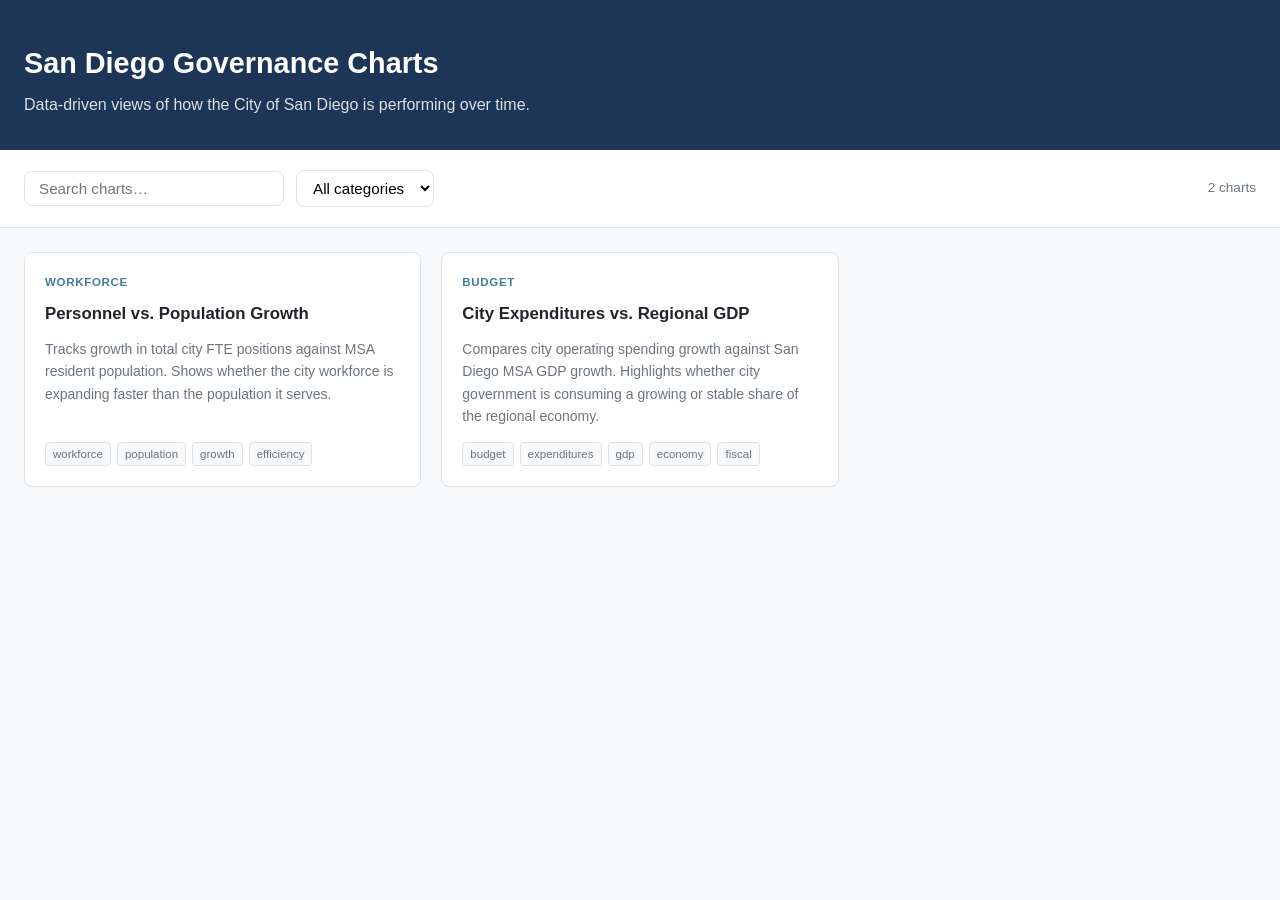
<file: site/index.html>
<!DOCTYPE html>
<html lang="en">
<head>
<meta charset="UTF-8">
<meta name="viewport" content="width=device-width, initial-scale=1.0">
<title>San Diego Governance Charts</title>
<link rel="stylesheet" href="style.css">
</head>
<body>

<header class="site-header">
  <h1>San Diego Governance Charts</h1>
  <p>Data-driven views of how the City of San Diego is performing over time.</p>
</header>

<div class="gallery-controls">
  <input type="search" id="searchInput" placeholder="Search charts…" aria-label="Search charts">
  <select id="categoryFilter" aria-label="Filter by category">
    <option value="">All categories</option>
  </select>
  <span id="resultCount" style="margin-left:auto;font-size:0.85rem;color:var(--muted)"></span>
</div>

<div class="chart-grid" id="chartGrid"></div>

<script>
async function init() {
  const res = await fetch('charts_registry.json');
  const charts = await res.json();

  // Populate category filter
  const categories = [...new Set(charts.map(c => c.category))].sort();
  const sel = document.getElementById('categoryFilter');
  categories.forEach(cat => {
    const opt = document.createElement('option');
    opt.value = cat;
    opt.textContent = cat;
    sel.appendChild(opt);
  });

  function render() {
    const query = document.getElementById('searchInput').value.toLowerCase();
    const cat   = document.getElementById('categoryFilter').value;

    const filtered = charts.filter(c => {
      const matchQuery = !query ||
        c.title.toLowerCase().includes(query) ||
        c.description.toLowerCase().includes(query) ||
        c.tags.some(t => t.includes(query));
      const matchCat = !cat || c.category === cat;
      return matchQuery && matchCat;
    });

    const grid = document.getElementById('chartGrid');
    const count = document.getElementById('resultCount');
    count.textContent = `${filtered.length} chart${filtered.length !== 1 ? 's' : ''}`;

    if (filtered.length === 0) {
      grid.innerHTML = '<div class="no-results">No charts match your search.</div>';
      return;
    }

    grid.innerHTML = filtered.map(c => `
      <a class="chart-card" href="${c.chart_url}">
        <div class="category-badge">${c.category}</div>
        <h2>${c.title}</h2>
        <p>${c.description}</p>
        <div class="tags">
          ${c.tags.map(t => `<span class="tag">${t}</span>`).join('')}
        </div>
      </a>
    `).join('');
  }

  document.getElementById('searchInput').addEventListener('input', render);
  document.getElementById('categoryFilter').addEventListener('change', render);
  render();
}

init();
</script>
</body>
</html>
</file>
<file: site/style.css>
/* SD Governance Charts — shared styles */

*, *::before, *::after { box-sizing: border-box; margin: 0; padding: 0; }

:root {
  --bg: #f8f9fa;
  --surface: #ffffff;
  --border: #dee2e6;
  --text: #212529;
  --muted: #6c757d;
  --accent: #e63946;
  --accent2: #457b9d;
  --radius: 8px;
}

body {
  font-family: -apple-system, BlinkMacSystemFont, "Segoe UI", Roboto, sans-serif;
  background: var(--bg);
  color: var(--text);
  line-height: 1.6;
}

/* ── Nav ── */
nav {
  background: var(--surface);
  border-bottom: 1px solid var(--border);
  padding: 12px 24px;
}
nav a {
  color: var(--accent2);
  text-decoration: none;
  font-weight: 500;
  font-size: 0.95rem;
}
nav a:hover { text-decoration: underline; }

/* ── Gallery (index page) ── */
.site-header {
  background: #1d3557;
  color: #fff;
  padding: 40px 24px 32px;
}
.site-header h1 { font-size: 1.8rem; font-weight: 700; }
.site-header p { opacity: 0.85; margin-top: 6px; font-size: 1rem; }

.gallery-controls {
  display: flex;
  gap: 12px;
  align-items: center;
  flex-wrap: wrap;
  padding: 20px 24px;
  background: var(--surface);
  border-bottom: 1px solid var(--border);
}
.gallery-controls input[type="search"] {
  padding: 8px 14px;
  border: 1px solid var(--border);
  border-radius: var(--radius);
  font-size: 0.95rem;
  width: 260px;
}
.gallery-controls select {
  padding: 8px 12px;
  border: 1px solid var(--border);
  border-radius: var(--radius);
  font-size: 0.95rem;
  background: var(--surface);
}

.chart-grid {
  display: grid;
  grid-template-columns: repeat(auto-fill, minmax(300px, 1fr));
  gap: 20px;
  padding: 24px;
}

.chart-card {
  background: var(--surface);
  border: 1px solid var(--border);
  border-radius: var(--radius);
  padding: 20px;
  display: flex;
  flex-direction: column;
  gap: 10px;
  transition: box-shadow 0.15s, transform 0.15s;
  text-decoration: none;
  color: var(--text);
}
.chart-card:hover {
  box-shadow: 0 4px 16px rgba(0,0,0,0.1);
  transform: translateY(-2px);
}
.chart-card .category-badge {
  font-size: 0.72rem;
  font-weight: 600;
  text-transform: uppercase;
  letter-spacing: 0.06em;
  color: var(--accent2);
}
.chart-card h2 { font-size: 1.05rem; font-weight: 600; }
.chart-card p { font-size: 0.875rem; color: var(--muted); flex: 1; }
.chart-card .tags { display: flex; flex-wrap: wrap; gap: 6px; margin-top: 4px; }
.chart-card .tag {
  font-size: 0.72rem;
  background: var(--bg);
  border: 1px solid var(--border);
  border-radius: 4px;
  padding: 2px 7px;
  color: var(--muted);
}
.no-results {
  grid-column: 1/-1;
  text-align: center;
  padding: 60px 20px;
  color: var(--muted);
}

/* ── Chart page ── */
.chart-page {
  max-width: 900px;
  margin: 0 auto;
  padding: 32px 24px 60px;
}
.chart-page h1 { font-size: 1.5rem; font-weight: 700; margin-bottom: 10px; }
.chart-page .description {
  color: var(--muted);
  font-size: 0.95rem;
  margin-bottom: 20px;
  max-width: 680px;
}
.toggle-group {
  display: flex;
  gap: 8px;
  margin-bottom: 24px;
  flex-wrap: wrap;
}
.toggle {
  padding: 7px 16px;
  border: 1px solid var(--border);
  border-radius: var(--radius);
  background: var(--surface);
  font-size: 0.875rem;
  cursor: pointer;
  color: var(--muted);
  transition: all 0.15s;
}
.toggle.active {
  background: #1d3557;
  border-color: #1d3557;
  color: #fff;
}
.chart-wrap {
  background: var(--surface);
  border: 1px solid var(--border);
  border-radius: var(--radius);
  padding: 20px;
  margin-bottom: 28px;
}
.data-table-wrap {
  overflow-x: auto;
  margin-bottom: 24px;
}
table {
  width: 100%;
  border-collapse: collapse;
  font-size: 0.875rem;
}
th, td {
  text-align: left;
  padding: 9px 14px;
  border-bottom: 1px solid var(--border);
}
th { background: var(--bg); font-weight: 600; color: var(--muted); font-size: 0.8rem; text-transform: uppercase; letter-spacing: 0.04em; }
tr:last-child td { border-bottom: none; }
tr:hover td { background: var(--bg); }
.source-note {
  font-size: 0.8rem;
  color: var(--muted);
  border-top: 1px solid var(--border);
  padding-top: 14px;
}

@media (max-width: 600px) {
  .chart-page { padding: 20px 16px 40px; }
  .gallery-controls input[type="search"] { width: 100%; }
}
</file>
